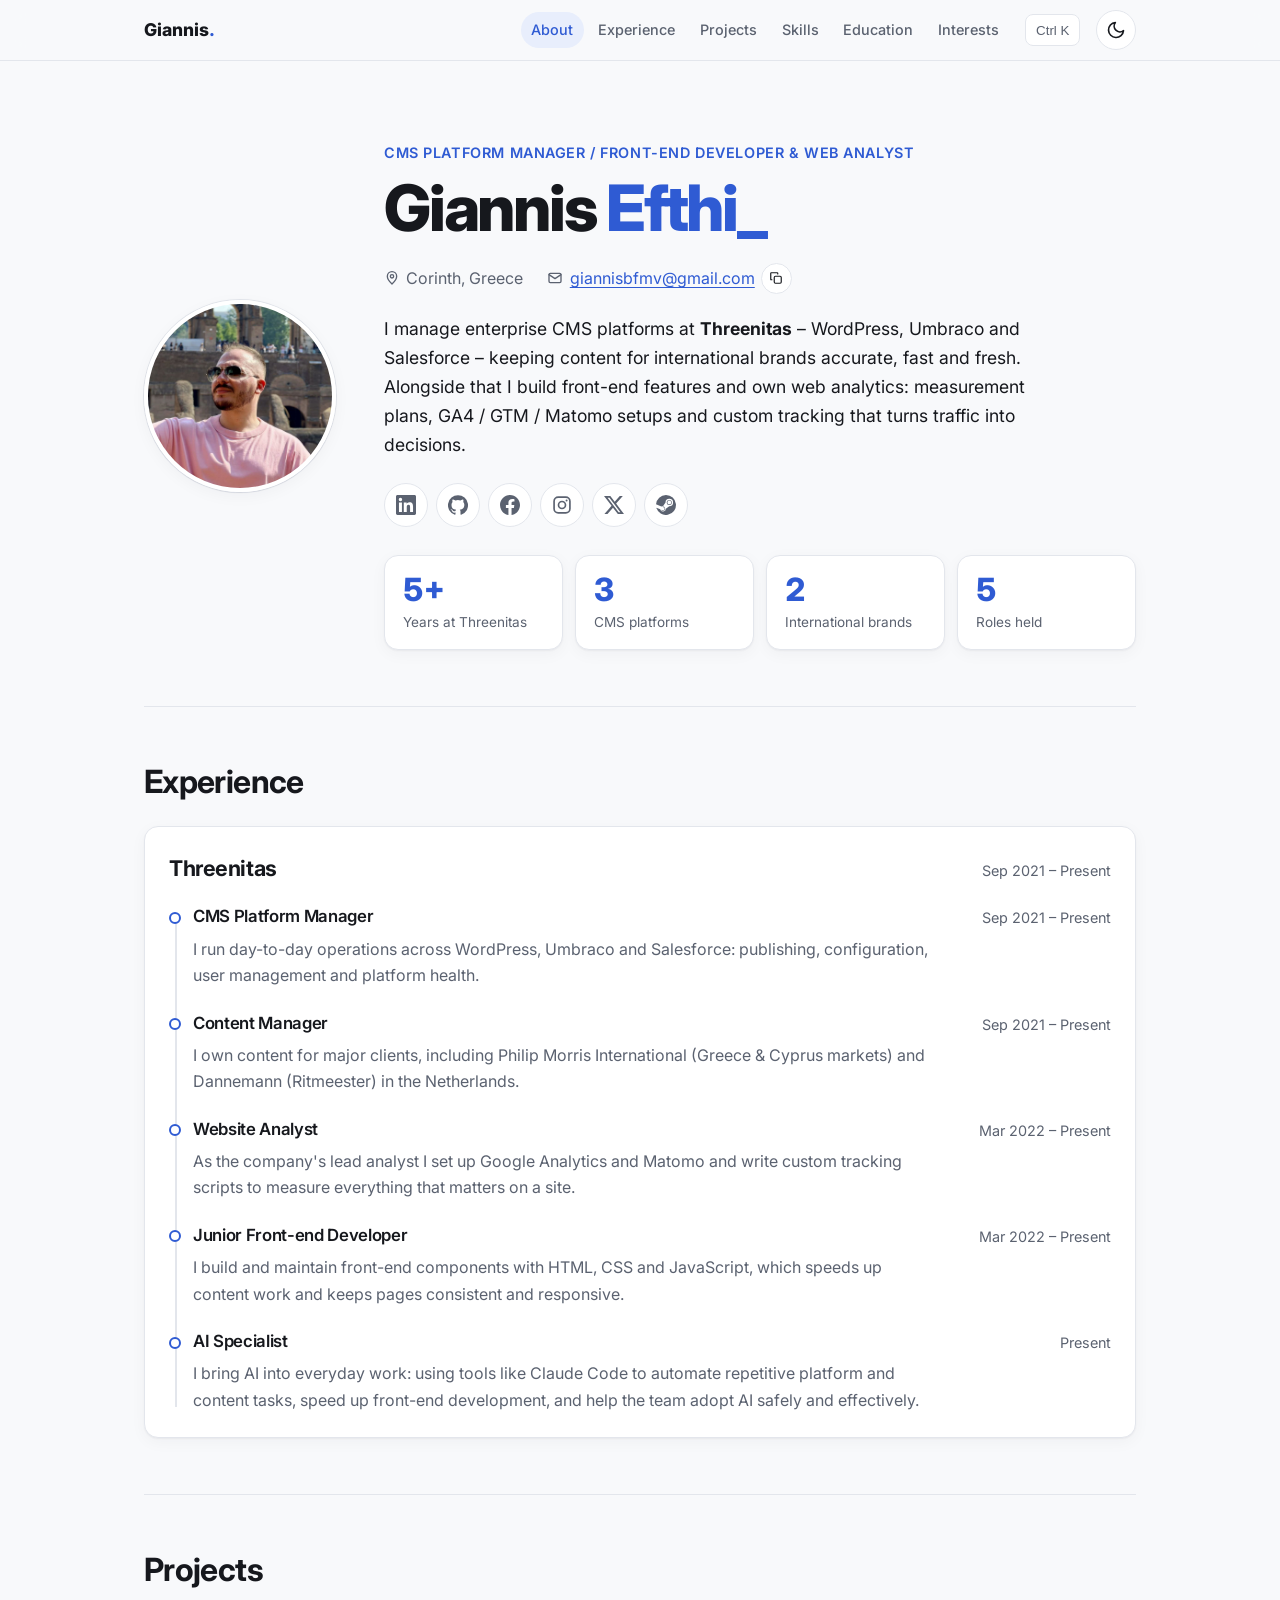
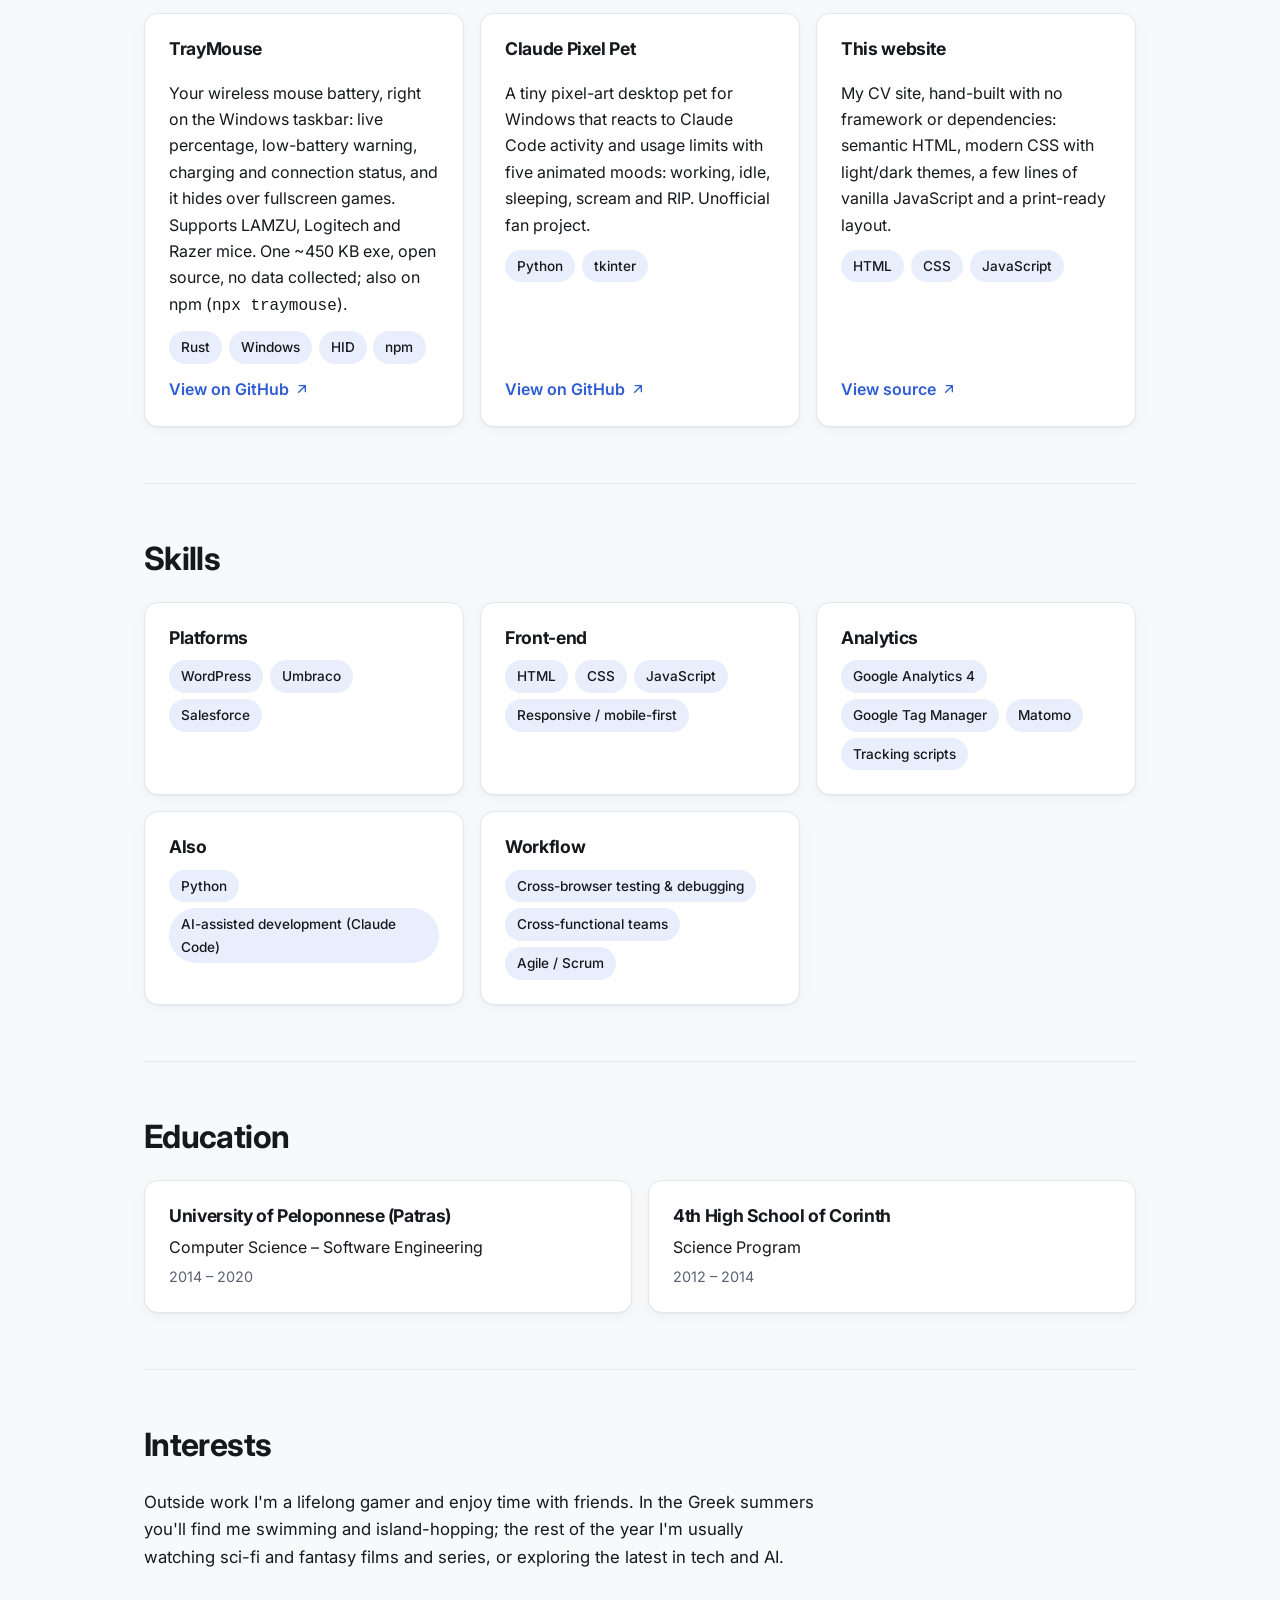
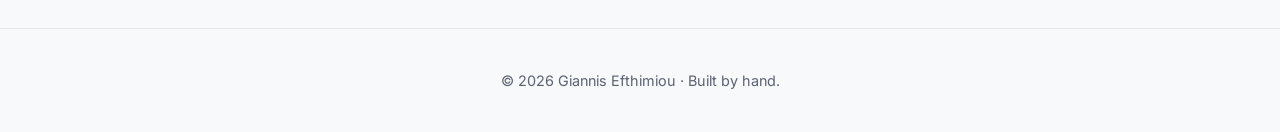
<file: index.html>
<!DOCTYPE html>
<html lang="en">
<head>
<!-- Google Tag Manager -->
<script>(function(w,d,s,l,i){w[l]=w[l]||[];w[l].push({'gtm.start':
new Date().getTime(),event:'gtm.js'});var f=d.getElementsByTagName(s)[0],
j=d.createElement(s),dl=l!='dataLayer'?'&l='+l:'';j.async=true;j.src=
'https://www.googletagmanager.com/gtm.js?id='+i+dl;f.parentNode.insertBefore(j,f);
})(window,document,'script','dataLayer','GTM-5972KV6');</script>
<!-- End Google Tag Manager -->
<!-- Google tag (gtag.js) -->
<script async src="https://www.googletagmanager.com/gtag/js?id=G-F8QJ674Y3Q"></script>
<script>
  window.dataLayer = window.dataLayer || [];
  function gtag(){dataLayer.push(arguments);}
  gtag('js', new Date());

  gtag('config', 'G-F8QJ674Y3Q');
</script>
  <meta charset="utf-8">
  <meta name="viewport" content="width=device-width, initial-scale=1">
  <title>Giannis Efthimiou – CMS Platform Manager / Front-end Developer &amp; Web Analyst</title>
  <meta name="description" content="Giannis Efthimiou – CMS Platform Manager, Front-end Developer and Web Analyst at Threenitas in Corinth, Greece. WordPress, Umbraco, Salesforce, Google Analytics 4, GTM and Matomo.">
  <meta name="author" content="Giannis Efthimiou">
  <link rel="canonical" href="https://giannisbfmv.github.io/">
  <meta name="theme-color" content="#f8f9fb" media="(prefers-color-scheme: light)">
  <meta name="theme-color" content="#0f1115" media="(prefers-color-scheme: dark)">
  <meta name="color-scheme" content="light dark">

  <meta property="og:type" content="profile">
  <meta property="og:title" content="Giannis Efthimiou – CMS Platform Manager / Front-end Developer &amp; Web Analyst">
  <meta property="og:description" content="CMS Platform Manager, Front-end Developer and Web Analyst at Threenitas. WordPress, Umbraco, Salesforce, GA4, GTM, Matomo.">
  <meta property="og:url" content="https://giannisbfmv.github.io/">
  <meta property="og:image" content="https://giannisbfmv.github.io/assets/img/profile_pic.jpg">
  <meta property="og:image:alt" content="Portrait of Giannis Efthimiou">
  <meta property="profile:first_name" content="Giannis">
  <meta property="profile:last_name" content="Efthimiou">
  <meta name="twitter:card" content="summary">
  <meta name="twitter:site" content="@giannisBFMV">
  <meta name="twitter:title" content="Giannis Efthimiou – CMS Platform Manager / Front-end Developer &amp; Web Analyst">
  <meta name="twitter:description" content="CMS Platform Manager, Front-end Developer and Web Analyst at Threenitas.">
  <meta name="twitter:image" content="https://giannisbfmv.github.io/assets/img/profile_pic.jpg">

  <link rel="icon" type="image/x-icon" href="assets/img/favicon.ico">
  <link rel="preconnect" href="https://fonts.googleapis.com">
  <link rel="preconnect" href="https://fonts.gstatic.com" crossorigin>
  <link rel="stylesheet" href="https://fonts.googleapis.com/css2?family=Inter:wght@400;500;600;700;800&amp;display=swap">
  <link rel="stylesheet" href="css/styles.css">

  <!-- Apply saved theme before first paint to avoid a flash -->
  <script>try{var t=localStorage.getItem('theme');if(t)document.documentElement.dataset.theme=t}catch(e){}</script>

  <script type="application/ld+json">
  {
    "@context": "https://schema.org",
    "@type": "Person",
    "name": "Giannis Efthimiou",
    "url": "https://giannisbfmv.github.io/",
    "image": "https://giannisbfmv.github.io/assets/img/profile_pic.jpg",
    "jobTitle": "CMS Platform Manager / Front-end Developer & Web Analyst",
    "worksFor": { "@type": "Organization", "name": "Threenitas" },
    "alumniOf": { "@type": "CollegeOrUniversity", "name": "University of Peloponnese" },
    "address": { "@type": "PostalAddress", "addressLocality": "Corinth", "addressCountry": "GR" },
    "knowsAbout": ["WordPress", "Umbraco", "Salesforce", "Google Analytics 4", "Google Tag Manager", "Matomo", "Front-end development"],
    "sameAs": [
      "https://www.linkedin.com/in/john-efthimiou-516103243/",
      "https://github.com/giannisBFMV",
      "https://www.facebook.com/giannis.bfmv/",
      "https://www.instagram.com/giannis.bfmv/",
      "https://twitter.com/giannisBFMV",
      "https://steamcommunity.com/id/giannisbfmv/"
    ]
  }
  </script>
</head>
<body>
<!-- Google Tag Manager (noscript) -->
<noscript><iframe src="https://www.googletagmanager.com/ns.html?id=GTM-5972KV6"
height="0" width="0" style="display:none;visibility:hidden"></iframe></noscript>
<!-- End Google Tag Manager (noscript) -->

<a class="skip-link" href="#main">Skip to content</a>

<svg width="0" height="0" style="position:absolute" aria-hidden="true">
  <symbol id="i-pin" viewBox="0 0 24 24"><path fill="none" stroke="currentColor" stroke-width="2" stroke-linecap="round" stroke-linejoin="round" d="M12 21s-7-6.2-7-11.5A7 7 0 0 1 19 9.5C19 14.8 12 21 12 21Z"/><circle cx="12" cy="9.5" r="2.5" fill="none" stroke="currentColor" stroke-width="2"/></symbol>
  <symbol id="i-mail" viewBox="0 0 24 24"><rect x="3" y="5" width="18" height="14" rx="2" fill="none" stroke="currentColor" stroke-width="2"/><path d="m3 7 9 6 9-6" fill="none" stroke="currentColor" stroke-width="2" stroke-linecap="round" stroke-linejoin="round"/></symbol>
  <symbol id="i-arrow" viewBox="0 0 24 24"><path d="M7 17 17 7M8 7h9v9" fill="none" stroke="currentColor" stroke-width="2" stroke-linecap="round" stroke-linejoin="round"/></symbol>
  <symbol id="i-linkedin" viewBox="0 0 24 24"><path fill="currentColor" d="M20.45 20.45h-3.56v-5.57c0-1.33-.02-3.04-1.85-3.04-1.85 0-2.14 1.45-2.14 2.94v5.67H9.35V9h3.41v1.56h.05c.48-.9 1.64-1.85 3.37-1.85 3.6 0 4.27 2.37 4.27 5.46v6.28ZM5.34 7.43a2.06 2.06 0 1 1 0-4.13 2.06 2.06 0 0 1 0 4.13ZM7.12 20.45H3.56V9h3.56v11.45ZM22.22 0H1.77C.79 0 0 .77 0 1.73v20.54C0 23.23.79 24 1.77 24h20.45c.98 0 1.78-.77 1.78-1.73V1.73C24 .77 23.2 0 22.22 0Z"/></symbol>
  <symbol id="i-github" viewBox="0 0 24 24"><path fill="currentColor" d="M12 .3a12 12 0 0 0-3.8 23.4c.6.1.8-.3.8-.6v-2c-3.3.7-4-1.6-4-1.6-.6-1.4-1.4-1.8-1.4-1.8-1-.7.1-.7.1-.7 1.2.1 1.8 1.2 1.8 1.2 1 1.8 2.8 1.3 3.5 1 0-.8.4-1.3.7-1.6-2.7-.3-5.5-1.3-5.5-6 0-1.2.5-2.3 1.3-3.1-.2-.4-.6-1.6 0-3.2 0 0 1-.3 3.4 1.2a11.5 11.5 0 0 1 6 0c2.3-1.5 3.3-1.2 3.3-1.2.6 1.6.2 2.8.1 3.2.8.8 1.3 1.9 1.3 3.2 0 4.6-2.8 5.6-5.5 5.9.5.4.9 1 .9 2.2v3.3c0 .3.1.7.8.6A12 12 0 0 0 12 .3"/></symbol>
  <symbol id="i-facebook" viewBox="0 0 24 24"><path fill="currentColor" d="M24 12.07C24 5.4 18.63 0 12 0S0 5.4 0 12.07C0 18.1 4.39 23.1 10.13 24v-8.44H7.08v-3.49h3.04V9.41c0-3.02 1.8-4.7 4.54-4.7 1.31 0 2.68.24 2.68.24v2.97h-1.5c-1.5 0-1.96.93-1.96 1.89v2.26h3.32l-.53 3.5h-2.8V24C19.62 23.1 24 18.1 24 12.07Z"/></symbol>
  <symbol id="i-instagram" viewBox="0 0 24 24"><rect x="2.5" y="2.5" width="19" height="19" rx="5" fill="none" stroke="currentColor" stroke-width="2"/><circle cx="12" cy="12" r="4.2" fill="none" stroke="currentColor" stroke-width="2"/><circle cx="17.5" cy="6.5" r="1.2" fill="currentColor"/></symbol>
  <symbol id="i-x" viewBox="0 0 24 24"><path fill="currentColor" d="M18.9 1.15h3.68l-8.04 9.19L24 22.85h-7.4l-5.8-7.58-6.64 7.58H.48l8.6-9.83L0 1.15h7.59l5.24 6.93 6.07-6.93Zm-1.29 19.5h2.04L6.48 3.24H4.3l13.31 17.41Z"/></symbol>
  <symbol id="i-steam" viewBox="0 0 24 24"><path fill="currentColor" d="M11.98 0A12 12 0 0 0 .04 11.05l6.42 2.66a3.4 3.4 0 0 1 1.92-.59h.19l2.86-4.14v-.06a4.53 4.53 0 1 1 4.53 4.53h-.1l-4.07 2.91v.16a3.4 3.4 0 0 1-6.73.68L.43 15.33A12 12 0 1 0 11.98 0ZM7.54 18.21l-1.47-.61a2.55 2.55 0 1 0 1.4-3.48l1.52.63a1.88 1.88 0 1 1-1.45 3.46Zm11.41-9.3a3.02 3.02 0 1 0-6.04 0 3.02 3.02 0 0 0 6.04 0Zm-5.28-.01a2.27 2.27 0 1 1 4.54 0 2.27 2.27 0 0 1-4.54 0Z"/></symbol>
  <symbol id="i-moon" viewBox="0 0 24 24"><path d="M21 12.8A9 9 0 1 1 11.2 3a7 7 0 0 0 9.8 9.8Z" fill="none" stroke="currentColor" stroke-width="2" stroke-linecap="round" stroke-linejoin="round"/></symbol>
  <symbol id="i-sun" viewBox="0 0 24 24"><g fill="none" stroke="currentColor" stroke-width="2" stroke-linecap="round"><circle cx="12" cy="12" r="4"/><path d="M12 2v2M12 20v2M4.9 4.9l1.4 1.4M17.7 17.7l1.4 1.4M2 12h2M20 12h2M4.9 19.1l1.4-1.4M17.7 6.3l1.4-1.4"/></g></symbol>
  <symbol id="i-copy" viewBox="0 0 24 24"><g fill="none" stroke="currentColor" stroke-width="2" stroke-linecap="round" stroke-linejoin="round"><rect x="9" y="9" width="12" height="12" rx="2"/><path d="M5 15H4a1 1 0 0 1-1-1V4a1 1 0 0 1 1-1h10a1 1 0 0 1 1 1v1"/></g></symbol>
  <symbol id="i-up" viewBox="0 0 24 24"><path d="M12 19V5M5 12l7-7 7 7" fill="none" stroke="currentColor" stroke-width="2" stroke-linecap="round" stroke-linejoin="round"/></symbol>
</svg>

<header class="site-header">
  <nav class="nav" aria-label="Primary">
    <a class="brand" href="#about">Giannis<span>.</span></a>
    <ul class="nav-links">
      <li><a href="#about">About</a></li>
      <li><a href="#experience">Experience</a></li>
      <li><a href="#projects">Projects</a></li>
      <li><a href="#skills">Skills</a></li>
      <li><a href="#education">Education</a></li>
      <li><a href="#interests">Interests</a></li>
    </ul>
    <button class="kbd-hint" type="button" aria-label="Open command palette" aria-keyshortcuts="Control+K Meta+K"><kbd>Ctrl K</kbd></button>
    <button class="icon-btn theme-toggle" type="button" aria-label="Toggle dark mode">
      <svg class="when-light" width="20" height="20" aria-hidden="true"><use href="#i-moon"/></svg>
      <svg class="when-dark" width="20" height="20" aria-hidden="true"><use href="#i-sun"/></svg>
    </button>
  </nav>
</header>

<main id="main">
  <section id="about" class="hero">
    <img class="avatar" src="assets/img/profile_pic.jpg" width="800" height="800" alt="Portrait of Giannis Efthimiou" fetchpriority="high" decoding="async">
    <div>
      <p class="eyebrow">CMS Platform Manager / Front-end Developer &amp; Web Analyst</p>
      <h1>Giannis <span class="accent">Efthimiou</span></h1>
      <ul class="meta">
        <li><svg width="16" height="16" aria-hidden="true"><use href="#i-pin"/></svg> Corinth, Greece</li>
        <li><svg width="16" height="16" aria-hidden="true"><use href="#i-mail"/></svg> <a href="mailto:giannisbfmv@gmail.com">giannisbfmv@gmail.com</a>
          <button class="icon-btn copy-btn" type="button" aria-label="Copy email address"><svg width="14" height="14" aria-hidden="true"><use href="#i-copy"/></svg></button></li>
      </ul>
      <p class="lead">I manage enterprise CMS platforms at <strong>Threenitas</strong> – WordPress, Umbraco and Salesforce – keeping content for international brands accurate, fast and fresh. Alongside that I build front-end features and own web analytics: measurement plans, GA4 / GTM / Matomo setups and custom tracking that turns traffic into decisions.</p>
      <ul class="socials">
        <li><a href="https://www.linkedin.com/in/john-efthimiou-516103243/" aria-label="LinkedIn" rel="me noopener" target="_blank"><svg width="20" height="20" aria-hidden="true"><use href="#i-linkedin"/></svg></a></li>
        <li><a href="https://github.com/giannisBFMV" aria-label="GitHub" rel="me noopener" target="_blank"><svg width="20" height="20" aria-hidden="true"><use href="#i-github"/></svg></a></li>
        <li><a href="https://www.facebook.com/giannis.bfmv/" aria-label="Facebook" rel="me noopener" target="_blank"><svg width="20" height="20" aria-hidden="true"><use href="#i-facebook"/></svg></a></li>
        <li><a href="https://www.instagram.com/giannis.bfmv/" aria-label="Instagram" rel="me noopener" target="_blank"><svg width="20" height="20" aria-hidden="true"><use href="#i-instagram"/></svg></a></li>
        <li><a href="https://twitter.com/giannisBFMV" aria-label="X" rel="me noopener" target="_blank"><svg width="20" height="20" aria-hidden="true"><use href="#i-x"/></svg></a></li>
        <li><a href="https://steamcommunity.com/id/giannisbfmv/" aria-label="Steam" rel="me noopener" target="_blank"><svg width="20" height="20" aria-hidden="true"><use href="#i-steam"/></svg></a></li>
      </ul>
      <ul class="stats" aria-label="Highlights">
        <li class="card stat"><span class="stat-num" aria-hidden="true" data-suffix="+">5+</span><span class="sr-only">5+</span> <span class="stat-label">Years at Threenitas</span></li>
        <li class="card stat"><span class="stat-num" aria-hidden="true">3</span><span class="sr-only">3</span> <span class="stat-label">CMS platforms</span></li>
        <li class="card stat"><span class="stat-num" aria-hidden="true">2</span><span class="sr-only">2</span> <span class="stat-label">International brands</span></li>
        <li class="card stat"><span class="stat-num" aria-hidden="true">5</span><span class="sr-only">5</span> <span class="stat-label">Roles held</span></li>
      </ul>
    </div>
  </section>

  <section id="experience" aria-labelledby="experience-h">
    <h2 id="experience-h">Experience</h2>
    <article class="card company reveal">
      <header class="company-head">
        <h3>Threenitas</h3>
        <p class="muted">Sep 2021 – Present</p>
      </header>
      <ol class="timeline">
        <li>
          <div class="role-head"><h4>CMS Platform Manager</h4><time>Sep 2021 – Present</time></div>
          <p>I run day-to-day operations across WordPress, Umbraco and Salesforce: publishing, configuration, user management and platform health.</p>
        </li>
        <li>
          <div class="role-head"><h4>Content Manager</h4><time>Sep 2021 – Present</time></div>
          <p>I own content for major clients, including Philip Morris International (Greece &amp; Cyprus markets) and Dannemann (Ritmeester) in the Netherlands.</p>
        </li>
        <li>
          <div class="role-head"><h4>Website Analyst</h4><time>Mar 2022 – Present</time></div>
          <p>As the company's lead analyst I set up Google Analytics and Matomo and write custom tracking scripts to measure everything that matters on a site.</p>
        </li>
        <li>
          <div class="role-head"><h4>Junior Front-end Developer</h4><time>Mar 2022 – Present</time></div>
          <p>I build and maintain front-end components with HTML, CSS and JavaScript, which speeds up content work and keeps pages consistent and responsive.</p>
        </li>
        <li>
          <div class="role-head"><h4>AI Specialist</h4><time>Present</time></div>
          <p>I bring AI into everyday work: using tools like Claude Code to automate repetitive platform and content tasks, speed up front-end development, and help the team adopt AI safely and effectively.</p>
        </li>
      </ol>
    </article>
  </section>

  <section id="projects" aria-labelledby="projects-h">
    <h2 id="projects-h">Projects</h2>
    <div class="grid">
      <article class="card project reveal">
        <h3>TrayMouse</h3>
        <p>Your wireless mouse battery, right on the Windows taskbar: live percentage, low-battery warning, charging and connection status, and it hides over fullscreen games. Supports LAMZU, Logitech and Razer mice. One ~450 KB exe, open source, no data collected; also on npm (<code>npx traymouse</code>).</p>
        <ul class="chips"><li>Rust</li><li>Windows</li><li>HID</li><li>npm</li></ul>
        <a class="link" href="https://github.com/giannisBFMV/traymouse" target="_blank" rel="noopener">View on GitHub <svg width="16" height="16" aria-hidden="true"><use href="#i-arrow"/></svg></a>
      </article>
      <article class="card project reveal">
        <h3>Claude Pixel Pet</h3>
        <p>A tiny pixel-art desktop pet for Windows that reacts to Claude Code activity and usage limits with five animated moods: working, idle, sleeping, scream and RIP. Unofficial fan project.</p>
        <ul class="chips"><li>Python</li><li>tkinter</li></ul>
        <a class="link" href="https://github.com/giannisBFMV/claude-pixel-pet" target="_blank" rel="noopener">View on GitHub <svg width="16" height="16" aria-hidden="true"><use href="#i-arrow"/></svg></a>
      </article>
      <article class="card project reveal">
        <h3>This website</h3>
        <p>My CV site, hand-built with no framework or dependencies: semantic HTML, modern CSS with light/dark themes, a few lines of vanilla JavaScript and a print-ready layout.</p>
        <ul class="chips"><li>HTML</li><li>CSS</li><li>JavaScript</li></ul>
        <a class="link" href="https://github.com/giannisBFMV/giannisBFMV.github.io" target="_blank" rel="noopener">View source <svg width="16" height="16" aria-hidden="true"><use href="#i-arrow"/></svg></a>
      </article>
    </div>
  </section>

  <section id="skills" aria-labelledby="skills-h">
    <h2 id="skills-h">Skills</h2>
    <div class="grid skills">
      <div class="card reveal"><h3>Platforms</h3><ul class="chips"><li>WordPress</li><li>Umbraco</li><li>Salesforce</li></ul></div>
      <div class="card reveal"><h3>Front-end</h3><ul class="chips"><li>HTML</li><li>CSS</li><li>JavaScript</li><li>Responsive / mobile-first</li></ul></div>
      <div class="card reveal"><h3>Analytics</h3><ul class="chips"><li>Google Analytics 4</li><li>Google Tag Manager</li><li>Matomo</li><li>Tracking scripts</li></ul></div>
      <div class="card reveal"><h3>Also</h3><ul class="chips"><li>Python</li><li>AI-assisted development (Claude Code)</li></ul></div>
      <div class="card reveal"><h3>Workflow</h3><ul class="chips"><li>Cross-browser testing &amp; debugging</li><li>Cross-functional teams</li><li>Agile / Scrum</li></ul></div>
    </div>
  </section>

  <section id="education" aria-labelledby="education-h">
    <h2 id="education-h">Education</h2>
    <div class="grid">
      <article class="card reveal">
        <h3>University of Peloponnese (Patras)</h3>
        <p>Computer Science – Software Engineering</p>
        <p class="muted"><time>2014</time> – <time>2020</time></p>
      </article>
      <article class="card reveal">
        <h3>4th High School of Corinth</h3>
        <p>Science Program</p>
        <p class="muted"><time>2012</time> – <time>2014</time></p>
      </article>
    </div>
  </section>

  <section id="interests" aria-labelledby="interests-h">
    <h2 id="interests-h">Interests</h2>
    <p class="prose reveal">Outside work I'm a lifelong gamer and enjoy time with friends. In the Greek summers you'll find me swimming and island-hopping; the rest of the year I'm usually watching sci-fi and fantasy films and series, or exploring the latest in tech and AI.</p>
  </section>
</main>

<footer class="site-footer">
  <p>&copy; <span id="year">2026</span> Giannis Efthimiou · Built by hand.</p>
</footer>

<button class="icon-btn to-top" type="button" aria-label="Back to top" hidden>
  <svg width="20" height="20" aria-hidden="true"><use href="#i-up"/></svg>
</button>

<p class="toast" role="status" aria-live="polite"></p>

<dialog class="palette" aria-label="Command palette">
  <input class="palette-input" type="text" role="combobox" aria-label="Search commands" placeholder="Type a command…" aria-expanded="true" aria-controls="palette-list" aria-autocomplete="list" autocomplete="off" spellcheck="false">
  <ul class="palette-list" id="palette-list" role="listbox" aria-label="Commands"></ul>
  <p class="palette-empty muted" hidden>No matching commands</p>
</dialog>

<script src="js/scripts.js" defer></script>
</body>
</html>
</file>
<file: css/styles.css>
/* Theme tokens: light default, dark via system preference or [data-theme] toggle */
:root {
  --bg: #f8f9fb;
  --surface: #ffffff;
  --text: #16181d;
  --muted: #5b6270;
  --border: #e3e6ec;
  --accent: #2f5bd3;
  --accent-soft: #e8eefc;
  --shadow: 0 1px 2px rgb(16 24 40 / .05), 0 4px 16px rgb(16 24 40 / .04);
  --radius: 14px;
  --max: 64rem;
  --nav-h: 3.75rem;
  color-scheme: light;
}
@media (prefers-color-scheme: dark) {
  :root:not([data-theme="light"]) {
    --bg: #0f1115; --surface: #171a21; --text: #e8eaef; --muted: #a0a7b4;
    --border: #262a33; --accent: #7e57c2; --link: #9575cd; --accent-soft: #261d3a;
    --shadow: none; color-scheme: dark;
  }
}
:root[data-theme="dark"] {
  --bg: #0f1115; --surface: #171a21; --text: #e8eaef; --muted: #a0a7b4;
  --border: #262a33; --accent: #7e57c2; --link: #9575cd; --accent-soft: #261d3a;
  --shadow: none; color-scheme: dark;
}

*, *::before, *::after { box-sizing: border-box; }
html { scroll-behavior: smooth; scroll-padding-top: calc(var(--nav-h) + 1rem); -webkit-text-size-adjust: 100%; }
body {
  margin: 0;
  background: var(--bg);
  color: var(--text);
  font: 400 1rem/1.65 "Inter", system-ui, -apple-system, "Segoe UI", sans-serif;
  -webkit-font-smoothing: antialiased;
}
img, svg { display: block; max-width: 100%; }
h1, h2, h3, h4 { line-height: 1.2; margin: 0; letter-spacing: -.02em; }
p { margin: 0; }
ul, ol { margin: 0; padding: 0; list-style: none; }
a { color: var(--link, var(--accent)); text-underline-offset: .2em; }
:focus-visible { outline: 2px solid var(--accent); outline-offset: 3px; border-radius: 4px; }

.skip-link {
  position: absolute; left: 1rem; top: -4rem; z-index: 100;
  background: var(--accent); color: #fff; padding: .6rem 1rem; border-radius: 8px;
  &:focus { top: 1rem; }
}

/* Nav */
.site-header {
  position: sticky; top: 0; z-index: 50;
  background: color-mix(in srgb, var(--bg) 82%, transparent);
  backdrop-filter: saturate(180%) blur(12px);
  border-bottom: 1px solid var(--border);
}
.nav {
  max-width: var(--max); margin: 0 auto; height: var(--nav-h);
  display: flex; align-items: center; gap: 1rem; padding: 0 1rem;
}
.brand { font-weight: 800; font-size: 1.1rem; color: var(--text); text-decoration: none; span { color: var(--accent); } }
.nav-links {
  display: flex; gap: .25rem; margin-left: auto; overflow-x: auto; scrollbar-width: none;
  a {
    display: block; padding: .4rem .65rem; border-radius: 999px; font-size: .9rem; font-weight: 500;
    color: var(--muted); text-decoration: none; white-space: nowrap;
    &:hover { color: var(--text); }
    &[aria-current="true"] { color: var(--link, var(--accent)); background: var(--accent-soft); }
  }
}
/* On narrow screens show links as a scrollable strip below the bar */
@media (max-width: 47.99rem) {
  .nav { flex-wrap: wrap; height: auto; padding-block: .6rem; row-gap: .4rem; }
  .theme-toggle { margin-left: auto; }
  .nav-links { order: 3; width: 100%; margin: 0 -.25rem; }
  html { scroll-padding-top: 6.5rem; }
}

.icon-btn {
  display: inline-grid; place-items: center; width: 2.5rem; height: 2.5rem; flex: none;
  border: 1px solid var(--border); border-radius: 999px; background: var(--surface);
  color: var(--text); cursor: pointer;
  &:hover { border-color: var(--accent); color: var(--link, var(--accent)); }
}
.when-dark { display: none; }
:root[data-theme="dark"] { .when-dark { display: block; } .when-light { display: none; } }
@media (prefers-color-scheme: dark) {
  :root:not([data-theme="light"]) { .when-dark { display: block; } .when-light { display: none; } }
}

/* Layout */
main { max-width: var(--max); margin: 0 auto; padding: 0 1rem; }
section { padding: 3.5rem 0; border-top: 1px solid var(--border); }
section:first-child { border-top: 0; }
h2 { font-size: clamp(1.5rem, 1.2rem + 1.2vw, 2rem); margin-bottom: 1.5rem; }
h3 { font-size: 1.1rem; }
.muted, time { color: var(--muted); font-size: .9rem; }
.accent { color: var(--accent); }

/* Hero */
.hero { display: grid; gap: 2rem; padding-top: 3rem; }
.avatar {
  width: 9rem; height: 9rem; border-radius: 50%; object-fit: cover;
  border: 4px solid var(--surface); box-shadow: var(--shadow), 0 0 0 1px var(--border);
}
.eyebrow { color: var(--accent); font-weight: 600; font-size: .9rem; letter-spacing: .04em; text-transform: uppercase; }
h1 { font-size: clamp(2.4rem, 1.6rem + 4vw, 4rem); font-weight: 800; letter-spacing: -.035em; margin: .35rem 0 1rem; }
.meta {
  display: flex; flex-wrap: wrap; gap: .5rem 1.5rem; color: var(--muted); margin-bottom: 1.25rem;
  li { display: flex; align-items: center; gap: .4rem; }
}
.lead { font-size: 1.1rem; max-width: 42rem; color: var(--text); }
.socials {
  display: flex; flex-wrap: wrap; gap: .5rem; margin-top: 1.5rem;
  a {
    display: grid; place-items: center; width: 2.75rem; height: 2.75rem; border-radius: 999px;
    color: var(--muted); border: 1px solid var(--border); background: var(--surface);
    transition: color .15s, border-color .15s, transform .15s;
    &:hover { color: var(--link, var(--accent)); border-color: var(--accent); transform: translateY(-2px); }
  }
}
/* Typewriter: untyped chars keep their space; zero-width cursor never reflows text */
.tw { visibility: hidden; }
.cursor { display: inline-block; width: 0; color: var(--accent); }
@media (prefers-reduced-motion: no-preference) {
  .cursor { animation: blink 1s step-end infinite; }
}
@keyframes blink { 50% { opacity: 0; } }
.sr-only {
  position: absolute; width: 1px; height: 1px; padding: 0; margin: -1px;
  overflow: hidden; clip-path: inset(50%); white-space: nowrap; border: 0;
}
@media (min-width: 48rem) {
  .hero { grid-template-columns: auto 1fr; align-items: center; gap: 3rem; padding-top: 5rem; }
  .avatar { width: 12rem; height: 12rem; }
}

/* Cards */
.card {
  background: var(--surface); border: 1px solid var(--border); border-radius: var(--radius);
  padding: 1.5rem; box-shadow: var(--shadow);
}
.grid { display: grid; gap: 1rem; grid-template-columns: repeat(auto-fit, minmax(min(100%, 18rem), 1fr)); }
.card h3 + p { margin-top: .5rem; }
.card p + p { margin-top: .25rem; }

.project { display: flex; flex-direction: column; gap: .75rem; }
.project .link { margin-top: auto; }
.link {
  display: inline-flex; align-items: center; gap: .3rem; font-weight: 600; text-decoration: none;
  &:hover { text-decoration: underline; }
}

.chips {
  display: flex; flex-wrap: wrap; gap: .4rem;
  .card h3 + & { margin-top: .75rem; }
  li {
    font-size: .85rem; font-weight: 500; padding: .25rem .7rem; border-radius: 999px;
    background: var(--accent-soft); color: var(--text); border: 1px solid transparent;
  }
}

/* Experience timeline */
.company-head { display: flex; flex-wrap: wrap; justify-content: space-between; align-items: baseline; gap: .25rem 1rem; margin-bottom: 1.5rem; }
.company-head h3 { font-size: 1.35rem; }
.timeline {
  position: relative; padding-left: 1.5rem;
  &::before { content: ""; position: absolute; left: .35rem; top: .4rem; bottom: .4rem; width: 2px; background: var(--border); }
  li { position: relative; }
  li + li { margin-top: 1.5rem; }
  li::before {
    content: ""; position: absolute; left: -1.5rem; top: .35rem; width: .75rem; height: .75rem;
    border-radius: 50%; background: var(--surface); border: 2px solid var(--accent);
  }
  p { color: var(--muted); margin-top: .35rem; max-width: 46rem; }
}
.role-head { display: flex; flex-wrap: wrap; justify-content: space-between; gap: 0 1rem; }
.role-head h4 { font-size: 1.05rem; font-weight: 600; }

.prose { max-width: 42rem; font-size: 1.05rem; }

/* Footer + back to top */
.site-footer { text-align: center; color: var(--muted); font-size: .9rem; padding: 2.5rem 1rem; border-top: 1px solid var(--border); }
.to-top {
  position: fixed; right: 1rem; bottom: 1rem; z-index: 40; box-shadow: var(--shadow);
  &[hidden] { display: none; }
}

/* Cursor spotlight (created by JS on fine pointers only). z-index -1 sits above the canvas
   (body background) but below all in-flow content, so it never covers text or takes clicks */
.spotlight {
  --glow: 10%;
  position: fixed; top: 0; left: 0; z-index: -1;
  width: 600px; height: 600px; border-radius: 50%;
  pointer-events: none; will-change: transform;
  background: radial-gradient(circle, color-mix(in srgb, var(--accent) var(--glow), transparent), transparent 70%);
  opacity: 0; transition: opacity .4s ease;
  &.is-on { opacity: 1; }
}
:root[data-theme="dark"] .spotlight { --glow: 15%; }
@media (prefers-color-scheme: dark) { :root:not([data-theme="light"]) .spotlight { --glow: 15%; } }

/* Copy email + toast */
.copy-btn { display: none; width: 1.9rem; height: 1.9rem; }
.js .copy-btn { display: inline-grid; }
.toast {
  position: fixed; left: 50%; bottom: 1.5rem; z-index: 60; translate: -50% .5rem;
  padding: .55rem 1rem; border-radius: 999px; font-size: .9rem; font-weight: 500;
  background: var(--text); color: var(--bg); box-shadow: var(--shadow);
  opacity: 0; visibility: hidden; pointer-events: none;
  transition: opacity .2s, translate .2s, visibility .2s;
  &.is-on { opacity: 1; visibility: visible; translate: -50% 0; }
}

/* Command palette */
.kbd-hint {
  display: none; align-items: center; height: 2rem; padding: 0 .6rem; flex: none; cursor: pointer;
  border: 1px solid var(--border); border-radius: 8px; background: var(--surface); color: var(--muted);
  font: 600 .75rem/1 inherit;
  kbd { font: inherit; }
  &:hover { border-color: var(--accent); color: var(--link, var(--accent)); }
}
.js .kbd-hint { display: inline-flex; }
@media (max-width: 39.99rem) { .js .kbd-hint { display: none; } }
@media (min-width: 40rem) and (max-width: 47.99rem) {
  .kbd-hint { margin-left: auto; }
  .kbd-hint ~ .theme-toggle { margin-left: 0; }
}
.palette {
  width: min(32rem, 100% - 2rem); padding: 0; margin-top: 15vh;
  background: var(--surface); color: var(--text);
  border: 1px solid var(--border); border-radius: var(--radius); box-shadow: 0 12px 40px rgb(0 0 0 / .25);
  &::backdrop { background: rgb(10 12 16 / .45); backdrop-filter: blur(4px); }
}
.palette-input {
  width: 100%; padding: 1rem 1.1rem; border: 0; border-bottom: 1px solid var(--border);
  background: transparent; color: inherit; font: inherit; font-size: 1.05rem; outline: none;
}
.palette-list {
  max-height: min(22rem, 50vh); overflow-y: auto; padding: .4rem;
  li { padding: .55rem .75rem; border-radius: 8px; cursor: pointer; }
  li:hover { background: color-mix(in srgb, var(--accent-soft) 60%, transparent); }
  [aria-selected="true"] { background: var(--accent-soft); color: var(--link, var(--accent)); }
}
.palette-empty { padding: .9rem 1.1rem; }

/* Highlight numbers */
.stats {
  display: grid; grid-template-columns: repeat(2, 1fr); gap: .75rem; margin-top: 1.75rem;
  @media (min-width: 40rem) { grid-template-columns: repeat(4, 1fr); }
}
.stat { padding: 1rem 1.1rem; }
.stat-num { display: block; font-size: 2rem; font-weight: 800; line-height: 1.1; color: var(--accent); font-variant-numeric: tabular-nums; }
.stat-label { display: block; margin-top: .25rem; font-size: .85rem; color: var(--muted); }

/* Card hover glow: inner light + border ring following --mx/--my (set by JS).
   isolation lets z-index -1 sit above the card background but below its content */
.card { position: relative; isolation: isolate; }
@media (hover: hover) and (pointer: fine) {
  .card::before, .card::after {
    content: ""; position: absolute; z-index: -1; pointer-events: none; border-radius: inherit;
    opacity: 0; transition: opacity .3s;
  }
  .card::before {
    inset: 0;
    background: radial-gradient(400px circle at var(--mx, 50%) var(--my, 50%), color-mix(in srgb, var(--accent) 12%, transparent), transparent 40%);
  }
  .card::after {
    inset: -1px; padding: 1px;
    background: radial-gradient(300px circle at var(--mx, 50%) var(--my, 50%), color-mix(in srgb, var(--accent) 40%, transparent), transparent 40%);
    mask: linear-gradient(#000 0 0) content-box exclude, linear-gradient(#000 0 0);
  }
  .card:hover::before, .card:hover::after { opacity: 1; }
}

/* Scroll reveal: only when JS has run and motion is welcome */
@media (prefers-reduced-motion: no-preference) {
  .js .reveal { opacity: 0; transform: translateY(12px); transition: opacity .5s ease, transform .5s ease; }
  .js .reveal.is-visible { opacity: 1; transform: none; }
}
@media (prefers-reduced-motion: reduce) {
  html { scroll-behavior: auto; }
  * { transition: none !important; }
}

/* Theme toggle: soft crossfade between snapshots (opacity only, GPU-composited) */
::view-transition-old(root) { animation: theme-out 350ms cubic-bezier(.4,0,.2,1) both; }
::view-transition-new(root) { animation: theme-in 350ms cubic-bezier(.4,0,.2,1) both; }
@keyframes theme-out { to { opacity: 0; } }
@keyframes theme-in { from { opacity: 0; } }
@media (prefers-reduced-motion: reduce) {
  ::view-transition-old(root), ::view-transition-new(root) { animation: none; }
}

/* Print: clean black-on-white CV */
@media print {
  :root, :root:not([data-theme="light"]), :root[data-theme="dark"] {
    --bg: #fff; --surface: #fff; --text: #000; --muted: #333; --border: #ccc;
    --accent: #000; --link: #000; --accent-soft: #fff; --shadow: none; color-scheme: light;
  }
  @page { margin: 1.4cm; }
  body { font-size: 10.5pt; line-height: 1.45; }
  .site-header, .skip-link, .to-top, .spotlight, .socials, .project .link,
  .copy-btn, .toast, .kbd-hint, .palette, .card::before, .card::after { display: none !important; }
  .stats { grid-template-columns: repeat(4, auto); justify-content: start; gap: 1.5rem; margin-top: .6rem; }
  .stat-num { font-size: 14pt; }
  .stat-label { margin-top: 0; font-size: 9pt; }
  main { max-width: none; padding: 0; }
  section { padding: 1rem 0; border: 0; break-inside: avoid; }
  h2 { font-size: 14pt; margin-bottom: .5rem; border-bottom: 1px solid #000; padding-bottom: .2rem; }
  .hero { grid-template-columns: auto 1fr; gap: 1.25rem; padding-top: 0; align-items: center; }
  .avatar { width: 6rem; height: 6rem; border: 0; box-shadow: none; }
  h1 { font-size: 22pt; margin: .2rem 0 .4rem; }
  .card { border: 0; padding: 0; break-inside: avoid; }
  .grid { gap: .75rem; }
  .chips li { border-color: #999; padding: 0 .45rem; font-size: 9pt; }
  .reveal { opacity: 1 !important; transform: none !important; }
  .cursor { display: none; }
  .tw { visibility: visible; }
  a { color: #000; text-decoration: none; }
  .site-footer { display: none; }
}
</file>
